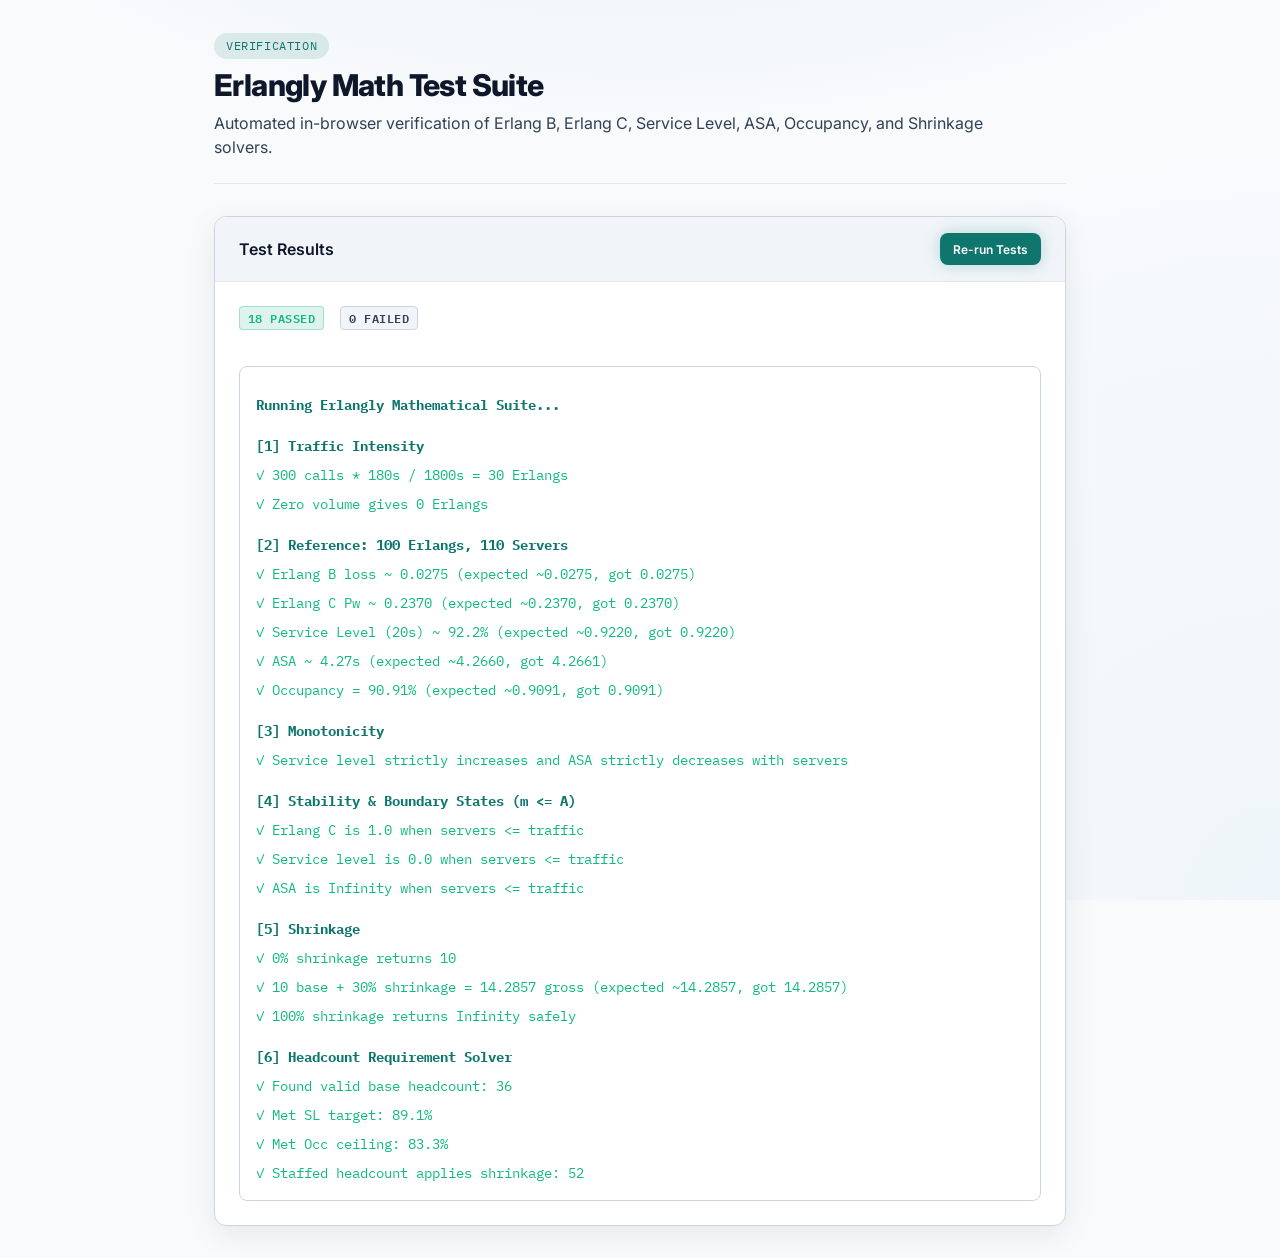
<file: test/math-test.html>
<!DOCTYPE html>
<html lang="en">
<head>
  <meta charset="UTF-8">
  <meta name="viewport" content="width=device-width, initial-scale=1.0">
  <title>Erlangly — Math Engine Verification</title>
  <link rel="icon" type="image/x-icon" href="../assets/icons/favicon.ico">
  <link rel="icon" type="image/png" sizes="32x32" href="../assets/icons/erlangly-icon-32x32.png">
  <link rel="stylesheet" href="../css/styles.css">
  <style>
    .test-log {
      font-family: var(--mono);
      background: var(--bg-input);
      border: 1px solid var(--border-default);
      border-radius: var(--radius-md);
      padding: var(--space-4);
      font-size: var(--text-sm);
      display: flex;
      flex-direction: column;
      gap: var(--space-2);
    }
    .test-pass { color: var(--success-light); }
    .test-fail { color: var(--danger-light); font-weight: bold; }
    .test-header { color: var(--accent); margin-top: var(--space-3); font-weight: bold; }
  </style>
</head>
<body>
  <div class="page-container" style="max-width: 900px;">
    <div class="tool-header">
      <span class="tool-badge">Verification</span>
      <h1 class="tool-title">Erlangly Math Test Suite</h1>
      <p class="tool-description">Automated in-browser verification of Erlang B, Erlang C, Service Level, ASA, Occupancy, and Shrinkage solvers.</p>
    </div>

    <div class="panel">
      <div class="panel-header">
        <div class="panel-title">Test Results</div>
        <button id="btn-rerun" class="btn btn-primary btn-sm">Re-run Tests</button>
      </div>
      <div class="panel-body">
        <div id="test-summary" style="display: flex; gap: var(--space-4); margin-bottom: var(--space-4);"></div>
        <div id="test-log" class="test-log"></div>
      </div>
    </div>
  </div>

  <script src="../js/erlang.js"></script>
  <script src="../js/main.js"></script>
  <script>
    function runSuite() {
      const logEl = document.getElementById('test-log');
      const summaryEl = document.getElementById('test-summary');
      logEl.innerHTML = '';
      let passed = 0;
      let failed = 0;

      function log(msg, cls) {
        const line = document.createElement('div');
        line.className = cls || '';
        line.textContent = msg;
        logEl.appendChild(line);
      }

      function assert(cond, msg) {
        if (cond) {
          passed++;
          log('  ✓ ' + msg, 'test-pass');
        } else {
          failed++;
          log('  ✗ FAIL: ' + msg, 'test-fail');
        }
      }

      function assertClose(actual, expected, tol, msg) {
        const diff = Math.abs(actual - expected);
        assert(diff <= tol, msg + ` (expected ~${expected.toFixed(4)}, got ${actual.toFixed(4)})`);
      }

      log('Running Erlangly Mathematical Suite...', 'test-header');

      // Traffic
      log('[1] Traffic Intensity', 'test-header');
      assert(Erlangly.trafficIntensity(300, 180, 1800) === 30, '300 calls * 180s / 1800s = 30 Erlangs');
      assert(Erlangly.trafficIntensity(0, 180, 1800) === 0, 'Zero volume gives 0 Erlangs');

      // 100 Erlangs reference
      log('[2] Reference: 100 Erlangs, 110 Servers', 'test-header');
      assertClose(Erlangly.erlangB(100, 110), 0.02746, 0.001, 'Erlang B loss ~ 0.0275');
      assertClose(Erlangly.erlangC(100, 110), 0.2370, 0.001, 'Erlang C Pw ~ 0.2370');
      assertClose(Erlangly.serviceLevel(100, 110, 180, 20), 0.9220, 0.001, 'Service Level (20s) ~ 92.2%');
      assertClose(Erlangly.averageSpeedOfAnswer(100, 110, 180), 4.266, 0.01, 'ASA ~ 4.27s');
      assertClose(Erlangly.occupancy(100, 110), 100/110, 0.0001, 'Occupancy = 90.91%');

      // Monotonicity
      log('[3] Monotonicity', 'test-header');
      let mono = true;
      let lastSL = -1, lastASA = 999999;
      for (let s = 52; s <= 70; s++) {
        const sl = Erlangly.serviceLevel(50, s, 240, 20);
        const asa = Erlangly.averageSpeedOfAnswer(50, s, 240);
        if (sl <= lastSL || asa >= lastASA) mono = false;
        lastSL = sl;
        lastASA = asa;
      }
      assert(mono, 'Service level strictly increases and ASA strictly decreases with servers');

      // Stability
      log('[4] Stability & Boundary States (m <= A)', 'test-header');
      assert(Erlangly.erlangC(50, 50) === 1.0, 'Erlang C is 1.0 when servers <= traffic');
      assert(Erlangly.serviceLevel(50, 50, 180, 20) === 0.0, 'Service level is 0.0 when servers <= traffic');
      assert(Erlangly.averageSpeedOfAnswer(50, 50, 180) === Infinity, 'ASA is Infinity when servers <= traffic');

      // Shrinkage
      log('[5] Shrinkage', 'test-header');
      assert(Erlangly.shrinkageAdjust(10, 0) === 10, '0% shrinkage returns 10');
      assertClose(Erlangly.shrinkageAdjust(10, 0.30), 14.2857, 0.001, '10 base + 30% shrinkage = 14.2857 gross');
      assert(Erlangly.shrinkageAdjust(10, 1.0) === Infinity, '100% shrinkage returns Infinity safely');

      // Solver
      log('[6] Headcount Requirement Solver', 'test-header');
      const res = Erlangly.agentsRequired({ volume: 300, aht: 180, intervalSeconds: 1800, targetServiceLevel: 0.80, maxOccupancy: 0.85, shrinkage: 0.30 });
      assert(res.baseAgents > 30, 'Found valid base headcount: ' + res.baseAgents);
      assert(res.serviceLevel >= 0.80, 'Met SL target: ' + ErlanglyUtils.formatPercent(res.serviceLevel));
      assert(res.occupancy <= 0.85, 'Met Occ ceiling: ' + ErlanglyUtils.formatPercent(res.occupancy));
      assert(res.staffedAgents === Math.ceil(res.baseAgents / 0.70), 'Staffed headcount applies shrinkage: ' + res.staffedAgents);

      summaryEl.innerHTML = `
        <span class="badge ${failed === 0 ? 'badge-success' : 'badge-danger'}">${passed} Passed</span>
        <span class="badge ${failed === 0 ? 'badge-neutral' : 'badge-danger'}">${failed} Failed</span>
      `;
    }

    document.getElementById('btn-rerun').addEventListener('click', runSuite);
    runSuite();
  </script>
</body>
</html>
</file>
<file: css/styles.css>
/* ==========================================================================
   ERLANGLY DESIGN SYSTEM & GLOBAL STYLES
   Theme: Dark "Control Room" | Palette: Deep Space Navy / Teal / Amber / Coral
   Typography: Inter (sans) + IBM Plex Mono (numeric/display/mono)
   ========================================================================== */

/* --- Google Fonts Import --- */
@import url('https://fonts.googleapis.com/css2?family=IBM+Plex+Mono:ital,wght@0,400;0,500;0,600;0,700;1,400&family=Inter:wght@300;400;500;600;700;800&display=swap');

/* --- Design Tokens --- */
:root {
  /* Color Palette - Surfaces & Backgrounds (Default Light Theme) */
  --bg-base: #f8fafc;
  --bg-surface: #ffffff;
  --bg-surface-elevated: #f1f5f9;
  --bg-surface-hover: #e2e8f0;
  --bg-surface-glass: rgba(255, 255, 255, 0.92);
  --bg-input: #ffffff;
  --bg-input-focus: #f8fafc;

  /* Color Palette - Borders & Dividers */
  --border-subtle: #e2e8f0;
  --border-default: #cbd5e1;
  --border-strong: #94a3b8;
  --border-focus: #0f766e;

  /* Color Palette - Accents & Brand */
  --accent: #0f766e;
  --accent-light: #0d9488;
  --accent-dark: #115e59;
  --accent-muted: rgba(15, 118, 110, 0.12);
  --accent-glow: 0 0 16px rgba(15, 118, 110, 0.25);

  /* Color Palette - Status & Indicators */
  --success: #059669;
  --success-light: #10b981;
  --success-muted: rgba(5, 150, 105, 0.12);
  --success-glow: 0 0 12px rgba(5, 150, 105, 0.25);

  --warn: #d97706;
  --warn-light: #f59e0b;
  --warn-muted: rgba(217, 119, 6, 0.12);
  --warn-glow: 0 0 12px rgba(217, 119, 6, 0.25);

  --danger: #dc2626;
  --danger-light: #ef4444;
  --danger-muted: rgba(220, 38, 38, 0.12);
  --danger-glow: 0 0 12px rgba(220, 38, 38, 0.25);

  --info: #0284c7;
  --info-light: #38bdf8;
  --info-muted: rgba(2, 132, 199, 0.12);

  /* Typography Colors */
  --text-primary: #0f172a;
  --text-secondary: #334155;
  --text-muted: #64748b;
  --text-dim: #94a3b8;
  --text-accent: #0f766e;
  --text-on-accent: #ffffff;

  /* Typography Font Families */
  --sans: 'Inter', -apple-system, BlinkMacSystemFont, 'Segoe UI', Roboto, sans-serif;
  --mono: 'IBM Plex Mono', SFMono-Regular, Menlo, Monaco, Consolas, monospace;

  /* Font Sizes */
  --text-xs: 0.75rem;
  /* 12px */
  --text-sm: 0.875rem;
  /* 14px */
  --text-base: 1rem;
  /* 16px */
  --text-lg: 1.125rem;
  /* 18px */
  --text-xl: 1.25rem;
  /* 20px */
  --text-2xl: 1.5rem;
  /* 24px */
  --text-3xl: 1.875rem;
  /* 30px */
  --text-4xl: 2.25rem;
  /* 36px */
  --text-5xl: 3rem;
  /* 48px */

  /* Spacing */
  --space-1: 0.25rem;
  /* 4px */
  --space-2: 0.5rem;
  /* 8px */
  --space-3: 0.75rem;
  /* 12px */
  --space-4: 1rem;
  /* 16px */
  --space-5: 1.25rem;
  /* 20px */
  --space-6: 1.5rem;
  /* 24px */
  --space-8: 2rem;
  /* 32px */
  --space-10: 2.5rem;
  /* 40px */
  --space-12: 3rem;
  /* 48px */
  --space-16: 4rem;
  /* 64px */

  /* Radii */
  --radius-sm: 4px;
  --radius-md: 8px;
  --radius-lg: 12px;
  --radius-xl: 16px;
  --radius-full: 9999px;

  /* Shadows */
  --shadow-sm: 0 1px 2px rgba(0, 0, 0, 0.05);
  --shadow-md: 0 4px 6px -1px rgba(0, 0, 0, 0.08), 0 2px 4px -2px rgba(0, 0, 0, 0.05);
  --shadow-lg: 0 10px 15px -3px rgba(0, 0, 0, 0.1), 0 4px 6px -4px rgba(0, 0, 0, 0.05);
  --shadow-panel: 0 8px 30px rgba(0, 0, 0, 0.08);

  /* Transitions */
  --transition-fast: 150ms cubic-bezier(0.4, 0, 0.2, 1);
  --transition-normal: 250ms cubic-bezier(0.4, 0, 0.2, 1);
  --transition-slow: 350ms cubic-bezier(0.4, 0, 0.2, 1);

  /* Layout Max Width */
  --max-width: 1280px;
  --nav-height: 64px;

  /* Native UI hint */
  color-scheme: light;
  accent-color: var(--accent);
}

/* Explicit Light Theme (identical to root defaults) */
:root[data-theme="light"],
[data-theme="light"] {
  color-scheme: light;
}

/* --- Dark Theme Token Overrides --- */
:root[data-theme="dark"],
[data-theme="dark"] {
  /* Color Palette - Surfaces & Backgrounds */
  --bg-base: #080c14;
  --bg-surface: #0f172a;
  --bg-surface-elevated: #162038;
  --bg-surface-hover: #1e2c4c;
  --bg-surface-glass: rgba(15, 23, 42, 0.85);
  --bg-input: #0b1120;
  --bg-input-focus: #0f172a;

  /* Color Palette - Borders & Dividers */
  --border-subtle: #1e293b;
  --border-default: #2b3954;
  --border-strong: #3d5077;
  --border-focus: #00d2d3;

  /* Color Palette - Accents & Brand */
  --accent: #00d2d3;
  --accent-light: #54f0f0;
  --accent-dark: #009e9f;
  --accent-muted: rgba(0, 210, 211, 0.15);
  --accent-glow: 0 0 20px rgba(0, 210, 211, 0.35);

  /* Color Palette - Status & Indicators */
  --success: #10b981;
  --success-light: #34d399;
  --success-muted: rgba(16, 185, 129, 0.15);
  --success-glow: 0 0 15px rgba(16, 185, 129, 0.3);

  --warn: #f59e0b;
  --warn-light: #fbbf24;
  --warn-muted: rgba(245, 158, 11, 0.15);
  --warn-glow: 0 0 15px rgba(245, 158, 11, 0.3);

  --danger: #ef4444;
  --danger-light: #f87171;
  --danger-muted: rgba(239, 68, 68, 0.15);
  --danger-glow: 0 0 15px rgba(239, 68, 68, 0.3);

  --info: #38bdf8;
  --info-light: #7dd3fc;
  --info-muted: rgba(56, 189, 248, 0.15);

  /* Typography Colors */
  --text-primary: #f8fafc;
  --text-secondary: #cbd5e1;
  --text-muted: #64748b;
  --text-dim: #475569;
  --text-accent: #00d2d3;
  --text-on-accent: #041018;

  /* Shadows */
  --shadow-sm: 0 1px 2px rgba(0, 0, 0, 0.4);
  --shadow-md: 0 4px 6px -1px rgba(0, 0, 0, 0.5), 0 2px 4px -2px rgba(0, 0, 0, 0.5);
  --shadow-lg: 0 10px 15px -3px rgba(0, 0, 0, 0.6), 0 4px 6px -4px rgba(0, 0, 0, 0.6);
  --shadow-panel: 0 8px 32px rgba(0, 0, 0, 0.45);

  /* Native UI hint */
  color-scheme: dark;
  accent-color: var(--accent);
}

/* --- Global Reset & Base Setup --- */
*,
*::before,
*::after {
  box-sizing: border-box;
  margin: 0;
  padding: 0;
}

html {
  font-size: 16px;
  scroll-behavior: smooth;
  -webkit-font-smoothing: antialiased;
  -moz-osx-font-smoothing: grayscale;
  background-color: var(--bg-base);
  color: var(--text-primary);
  font-family: var(--sans);
}

body {
  min-height: 100vh;
  display: flex;
  flex-direction: column;
  background-color: var(--bg-base);
  color: var(--text-primary);
  line-height: 1.5;
  overflow-x: hidden;
  background-image:
    radial-gradient(ellipse 80% 50% at 50% -20%, rgba(15, 118, 110, 0.06), transparent 70%),
    radial-gradient(circle at 100% 100%, rgba(2, 132, 199, 0.04), transparent 50%);
  background-attachment: fixed;
}

[data-theme="dark"] body {
  background-image:
    radial-gradient(ellipse 80% 50% at 50% -20%, rgba(0, 210, 211, 0.08), transparent 70%),
    radial-gradient(circle at 100% 100%, rgba(56, 189, 248, 0.04), transparent 50%);
}

/* --- Accessibility & Focus States --- */
:focus-visible {
  outline: 2px solid var(--border-focus);
  outline-offset: 2px;
}

@media (prefers-reduced-motion: reduce) {

  *,
  *::before,
  *::after {
    animation-duration: 0.01ms !important;
    animation-iteration-count: 1 !important;
    transition-duration: 0.01ms !important;
    scroll-behavior: auto !important;
  }
}

/* --- Typography Helpers --- */
h1,
h2,
h3,
h4,
h5,
h6 {
  color: var(--text-primary);
  font-weight: 700;
  line-height: 1.2;
  letter-spacing: -0.02em;
}

h1 {
  font-size: var(--text-4xl);
}

h2 {
  font-size: var(--text-3xl);
}

h3 {
  font-size: var(--text-2xl);
}

h4 {
  font-size: var(--text-xl);
}

h5 {
  font-size: var(--text-lg);
}

p {
  color: var(--text-secondary);
}

a {
  color: var(--accent);
  text-decoration: none;
  transition: color var(--transition-fast);
}

a:hover {
  color: var(--accent-light);
  text-decoration: underline;
}

.mono {
  font-family: var(--mono);
}

.text-accent {
  color: var(--accent);
}

.text-success {
  color: var(--success);
}

.text-warn {
  color: var(--warn);
}

.text-danger {
  color: var(--danger);
}

.text-muted {
  color: var(--text-muted);
}

.text-secondary {
  color: var(--text-secondary);
}

/* --- Navigation Bar --- */
.site-nav {
  position: sticky;
  top: 0;
  z-index: 1000;
  height: var(--nav-height);
  background: var(--bg-surface-glass);
  backdrop-filter: blur(12px);
  -webkit-backdrop-filter: blur(12px);
  border-bottom: 1px solid var(--border-subtle);
}

.nav-container {
  max-width: var(--max-width);
  height: 100%;
  margin: 0 auto;
  padding: 0 var(--space-6);
  display: flex;
  align-items: center;
  justify-content: space-between;
}

.brand-link {
  display: flex;
  align-items: center;
  gap: var(--space-3);
  text-decoration: none;
}

.brand-link:hover {
  text-decoration: none;
}

.brand-icon {
  width: 32px;
  height: 32px;
  border-radius: var(--radius-md);
  box-shadow: var(--accent-glow);
  display: block;
  flex-shrink: 0;
  object-fit: cover;
}

.brand-icon-lg {
  width: 48px;
  height: 48px;
  border-radius: var(--radius-lg);
}

.brand-text {
  font-size: var(--text-xl);
  font-weight: 800;
  letter-spacing: -0.03em;
  color: var(--text-primary);
  font-family: var(--sans);
}

.brand-text span {
  color: var(--accent);
}

.brand-tagline {
  display: none;
  font-family: var(--mono);
  font-size: var(--text-xs);
  color: var(--text-muted);
  border-left: 1px solid var(--border-default);
  padding-left: var(--space-3);
  margin-left: var(--space-2);
}

@media (min-width: 900px) {
  .brand-tagline {
    display: inline-block;
  }
}

.nav-links {
  display: flex;
  align-items: center;
  gap: var(--space-1);
  list-style: none;
}

.nav-link {
  display: inline-flex;
  align-items: center;
  padding: var(--space-2) var(--space-3);
  border-radius: var(--radius-md);
  font-size: var(--text-sm);
  font-weight: 500;
  color: var(--text-secondary);
  text-decoration: none;
  transition: all var(--transition-fast);
}

.nav-link:hover {
  color: var(--text-primary);
  background: var(--bg-surface-elevated);
  text-decoration: none;
}

.nav-link.active {
  color: var(--accent);
  background: var(--accent-muted);
  font-weight: 600;
}

.nav-actions {
  display: flex;
  align-items: center;
  gap: var(--space-3);
}

.theme-toggle-btn {
  display: inline-flex;
  align-items: center;
  justify-content: center;
  width: 36px;
  height: 36px;
  border-radius: var(--radius-md);
  background: var(--bg-surface-elevated);
  border: 1px solid var(--border-default);
  color: var(--text-secondary);
  cursor: pointer;
  font-size: var(--text-base);
  transition: all var(--transition-fast);
  padding: 0;
  user-select: none;
  flex-shrink: 0;
}

.theme-toggle-btn:hover {
  color: var(--text-primary);
  background: var(--bg-surface-hover);
  border-color: var(--border-strong);
  transform: translateY(-1px);
}

.theme-toggle-btn:active {
  transform: translateY(0);
}

.mobile-menu-toggle {
  display: none;
  background: transparent;
  border: 1px solid var(--border-default);
  color: var(--text-secondary);
  border-radius: var(--radius-md);
  padding: var(--space-2);
  cursor: pointer;
}

@media (max-width: 860px) {
  .nav-links {
    display: none;
  }

  .nav-links.open {
    display: flex;
    flex-direction: column;
    position: absolute;
    top: var(--nav-height);
    left: 0;
    right: 0;
    background: var(--bg-surface);
    border-bottom: 1px solid var(--border-default);
    padding: var(--space-4) var(--space-6);
    gap: var(--space-2);
    box-shadow: var(--shadow-lg);
  }

  .mobile-menu-toggle {
    display: inline-flex;
  }
}

/* --- Layout Containers --- */
.page-container {
  max-width: var(--max-width);
  width: 100%;
  margin: 0 auto;
  padding: var(--space-8) var(--space-6);
  flex: 1;
}

/* --- Tool Layout Grid --- */
.tool-header {
  margin-bottom: var(--space-8);
  border-bottom: 1px solid var(--border-subtle);
  padding-bottom: var(--space-6);
}

.tool-badge {
  display: inline-flex;
  align-items: center;
  gap: var(--space-2);
  font-family: var(--mono);
  font-size: var(--text-xs);
  text-transform: uppercase;
  letter-spacing: 0.05em;
  color: var(--accent);
  background: var(--accent-muted);
  padding: var(--space-1) var(--space-3);
  border-radius: var(--radius-full);
  margin-bottom: var(--space-2);
}

.tool-title {
  font-size: var(--text-3xl);
  font-weight: 800;
  margin-bottom: var(--space-2);
}

.tool-description {
  font-size: var(--text-base);
  color: var(--text-secondary);
  max-width: 800px;
}

.tool-body {
  display: grid;
  grid-template-columns: 1fr;
  gap: var(--space-8);
  min-width: 0;
  max-width: 100%;
}

@media (min-width: 1024px) {
  .tool-body {
    grid-template-columns: 380px minmax(0, 1fr);
  }
}

.tool-body>* {
  min-width: 0;
  max-width: 100%;
}

/* --- Panels & Cards --- */
.panel {
  background: var(--bg-surface);
  border: 1px solid var(--border-default);
  border-radius: var(--radius-lg);
  box-shadow: var(--shadow-panel);
  display: flex;
  flex-direction: column;
  overflow: hidden;
  position: relative;
  min-width: 0;
  max-width: 100%;
}

.panel-header {
  padding: var(--space-4) var(--space-6);
  border-bottom: 1px solid var(--border-subtle);
  background: var(--bg-surface-elevated);
  display: flex;
  align-items: center;
  justify-content: space-between;
}

.panel-title {
  font-size: var(--text-base);
  font-weight: 600;
  color: var(--text-primary);
  display: flex;
  align-items: center;
  gap: var(--space-2);
}

.panel-body {
  padding: var(--space-6);
  display: flex;
  flex-direction: column;
  gap: var(--space-5);
  flex: 1;
  min-width: 0;
  max-width: 100%;
}

.panel-footer {
  padding: var(--space-4) var(--space-6);
  border-top: 1px solid var(--border-subtle);
  background: var(--bg-surface-elevated);
  display: flex;
  align-items: center;
  justify-content: flex-end;
  gap: var(--space-3);
}

/* --- Form Controls --- */
.form-group {
  display: flex;
  flex-direction: column;
  gap: var(--space-2);
}

.form-label {
  display: flex;
  justify-content: space-between;
  align-items: baseline;
  font-size: var(--text-sm);
  font-weight: 500;
  color: var(--text-secondary);
}

.form-label-val {
  font-family: var(--mono);
  font-size: var(--text-sm);
  color: var(--accent);
  font-weight: 600;
}

.form-hint {
  font-size: var(--text-xs);
  color: var(--text-muted);
}

.form-control {
  width: 100%;
  height: 40px;
  background: var(--bg-input);
  border: 1px solid var(--border-default);
  border-radius: var(--radius-md);
  padding: 0 var(--space-3);
  color: var(--text-primary);
  font-family: var(--sans);
  font-size: var(--text-sm);
  transition: all var(--transition-fast);
}

.form-control.mono {
  font-family: var(--mono);
}

.form-control:focus {
  background: var(--bg-input-focus);
  border-color: var(--border-focus);
  outline: none;
  box-shadow: 0 0 0 2px var(--accent-muted);
}

.form-control::placeholder {
  color: var(--text-dim);
}

select.form-control {
  appearance: none;
  background-image: url("data:image/svg+xml,%3Csvg xmlns='http://www.w3.org/2000/svg' width='16' height='16' viewBox='0 0 24 24' fill='none' stroke='%2394a3b8' stroke-width='2' stroke-linecap='round' stroke-linejoin='round'%3E%3Cpath d='m6 9 6 6 6-6'/%3E%3C/svg%3E");
  background-repeat: no-repeat;
  background-position: right var(--space-3) center;
  padding-right: var(--space-8);
  cursor: pointer;
}

/* Range Sliders */
input[type="range"] {
  -webkit-appearance: none;
  appearance: none;
  width: 100%;
  height: 6px;
  background: var(--border-default);
  border-radius: var(--radius-full);
  outline: none;
  cursor: pointer;
  transition: background var(--transition-fast);
}

input[type="range"]:focus-visible {
  outline: 2px solid var(--border-focus);
  outline-offset: 4px;
}

input[type="range"]::-webkit-slider-thumb {
  -webkit-appearance: none;
  appearance: none;
  width: 18px;
  height: 18px;
  border-radius: 50%;
  background: var(--accent);
  box-shadow: var(--accent-glow);
  cursor: pointer;
  transition: transform var(--transition-fast), background-color var(--transition-fast);
}

input[type="range"]::-webkit-slider-thumb:hover {
  transform: scale(1.15);
  background: var(--accent-light);
}

input[type="range"]::-moz-range-thumb {
  width: 18px;
  height: 18px;
  border: none;
  border-radius: 50%;
  background: var(--accent);
  box-shadow: var(--accent-glow);
  cursor: pointer;
}

/* Input Addons */
.input-group {
  display: flex;
  align-items: stretch;
}

.input-group .form-control {
  border-top-right-radius: 0;
  border-bottom-right-radius: 0;
}

.input-addon {
  display: flex;
  align-items: center;
  padding: 0 var(--space-3);
  background: var(--bg-surface-elevated);
  border: 1px solid var(--border-default);
  border-left: none;
  border-top-right-radius: var(--radius-md);
  border-bottom-right-radius: var(--radius-md);
  color: var(--text-muted);
  font-family: var(--mono);
  font-size: var(--text-xs);
}

/* --- Buttons --- */
.btn {
  display: inline-flex;
  align-items: center;
  justify-content: center;
  gap: var(--space-2);
  height: 40px;
  padding: 0 var(--space-5);
  border-radius: var(--radius-md);
  font-size: var(--text-sm);
  font-weight: 600;
  font-family: var(--sans);
  cursor: pointer;
  border: 1px solid transparent;
  transition: all var(--transition-fast);
  text-decoration: none;
  white-space: nowrap;
}

.btn:hover {
  text-decoration: none;
}

.btn:disabled {
  opacity: 0.5;
  cursor: not-allowed;
}

.btn-primary {
  background: var(--accent);
  color: var(--text-on-accent);
  box-shadow: var(--accent-glow);
}

.btn-primary:hover:not(:disabled) {
  background: var(--accent-light);
  color: var(--text-on-accent);
  transform: translateY(-1px);
  box-shadow: var(--accent-glow);
}

.btn-secondary {
  background: var(--bg-surface-elevated);
  border-color: var(--border-default);
  color: var(--text-primary);
}

.btn-secondary:hover:not(:disabled) {
  background: var(--bg-surface-hover);
  border-color: var(--border-strong);
  color: var(--text-primary);
}

.btn-ghost {
  background: transparent;
  color: var(--text-secondary);
}

.btn-ghost:hover:not(:disabled) {
  background: var(--bg-surface-elevated);
  color: var(--text-primary);
}

.btn-danger {
  background: var(--danger-muted);
  border-color: var(--danger);
  color: var(--danger);
}

.btn-danger:hover:not(:disabled) {
  background: var(--danger);
  color: #fff;
}

.btn-sm {
  height: 32px;
  padding: 0 var(--space-3);
  font-size: var(--text-xs);
}

.btn-xs {
  height: 26px;
  padding: 0 var(--space-2);
  font-size: var(--text-xs);
  border-radius: var(--radius-sm);
}

.btn-lg {
  height: 48px;
  padding: 0 var(--space-8);
  font-size: var(--text-base);
}

/* --- Metric Cards & Grid --- */
.stat-grid {
  display: grid;
  grid-template-columns: repeat(auto-fit, minmax(160px, 1fr));
  gap: var(--space-4);
}

.metric-card {
  background: var(--bg-surface-elevated);
  border: 1px solid var(--border-default);
  border-radius: var(--radius-md);
  padding: var(--space-4);
  display: flex;
  flex-direction: column;
  gap: var(--space-1);
  position: relative;
  overflow: hidden;
  transition: transform var(--transition-fast), border-color var(--transition-fast);
}

.metric-card:hover {
  border-color: var(--border-strong);
  transform: translateY(-2px);
}

.metric-card.highlight {
  border-color: var(--accent);
  background: linear-gradient(180deg, rgba(0, 210, 211, 0.08) 0%, var(--bg-surface-elevated) 100%);
}

.metric-card.highlight::before {
  content: '';
  position: absolute;
  top: 0;
  left: 0;
  right: 0;
  height: 3px;
  background: var(--accent);
  box-shadow: var(--accent-glow);
}

.metric-label {
  font-size: var(--text-xs);
  font-weight: 500;
  color: var(--text-muted);
  text-transform: uppercase;
  letter-spacing: 0.05em;
}

.metric-value {
  font-family: var(--mono);
  font-size: var(--text-2xl);
  font-weight: 700;
  color: var(--text-primary);
  line-height: 1.1;
}

.metric-card.highlight .metric-value {
  color: var(--accent-light);
}

.metric-subtext {
  font-size: var(--text-xs);
  color: var(--text-secondary);
  display: flex;
  align-items: center;
  gap: var(--space-1);
}

/* --- Status Badges --- */
.badge {
  display: inline-flex;
  align-items: center;
  gap: var(--space-1);
  font-family: var(--mono);
  font-size: var(--text-xs);
  font-weight: 600;
  padding: 2px 8px;
  border-radius: var(--radius-sm);
  text-transform: uppercase;
  letter-spacing: 0.04em;
}

.badge-success {
  background: var(--success-muted);
  color: var(--success-light);
  border: 1px solid rgba(16, 185, 129, 0.3);
}

.badge-warn {
  background: var(--warn-muted);
  color: var(--warn-light);
  border: 1px solid rgba(245, 158, 11, 0.3);
}

.badge-danger {
  background: var(--danger-muted);
  color: var(--danger-light);
  border: 1px solid rgba(239, 68, 68, 0.3);
}

.badge-neutral {
  background: var(--bg-surface-elevated);
  color: var(--text-secondary);
  border: 1px solid var(--border-default);
}

/* --- Data Tables --- */
.table-container {
  width: 100%;
  max-width: 100%;
  min-width: 0;
  overflow-x: auto;
  border: 1px solid var(--border-default);
  border-radius: var(--radius-md);
  background: var(--bg-surface);
  -webkit-overflow-scrolling: touch;
}

.table-container::-webkit-scrollbar,
.sandbox-month-grid::-webkit-scrollbar {
  height: 8px;
  width: 8px;
}

.table-container::-webkit-scrollbar-track,
.sandbox-month-grid::-webkit-scrollbar-track {
  background: var(--bg-surface-elevated);
  border-radius: var(--radius-full);
}

.table-container::-webkit-scrollbar-thumb,
.sandbox-month-grid::-webkit-scrollbar-thumb {
  background: var(--border-default);
  border-radius: var(--radius-full);
}

.table-container::-webkit-scrollbar-thumb:hover,
.sandbox-month-grid::-webkit-scrollbar-thumb:hover {
  background: var(--accent);
}

.data-table {
  width: 100%;
  border-collapse: collapse;
  text-align: left;
  font-size: var(--text-sm);
}

.data-table th {
  background: var(--bg-surface-elevated);
  color: var(--text-secondary);
  font-family: var(--sans);
  font-weight: 600;
  padding: var(--space-3) var(--space-4);
  border-bottom: 1px solid var(--border-default);
  white-space: nowrap;
}

.data-table td {
  padding: var(--space-3) var(--space-4);
  border-bottom: 1px solid var(--border-subtle);
  color: var(--text-primary);
}

.data-table tr:hover td {
  background: var(--bg-surface-hover);
}

.data-table td.mono {
  font-family: var(--mono);
}

/* --- Dropzone / CSV Upload --- */
.dropzone {
  border: 2px dashed var(--border-strong);
  border-radius: var(--radius-lg);
  padding: var(--space-8);
  text-align: center;
  background: var(--bg-surface-elevated);
  cursor: pointer;
  transition: all var(--transition-normal);
  display: flex;
  flex-direction: column;
  align-items: center;
  gap: var(--space-3);
}

.dropzone:hover,
.dropzone.active {
  border-color: var(--accent);
  background: var(--accent-muted);
}

.dropzone-icon {
  font-size: var(--text-3xl);
  color: var(--accent);
}

.dropzone-text {
  font-size: var(--text-sm);
  color: var(--text-secondary);
}

.dropzone-text strong {
  color: var(--text-primary);
}

/* --- Sparklines & Visualization Container --- */
.sparkline-container {
  display: flex;
  align-items: flex-end;
  gap: 3px;
  height: 48px;
  padding-top: var(--space-2);
}

.sparkline-bar {
  flex: 1;
  background: var(--border-strong);
  border-radius: 2px 2px 0 0;
  transition: height var(--transition-fast), background-color var(--transition-fast);
  min-height: 2px;
  position: relative;
}

.sparkline-bar.target {
  background: var(--accent);
  box-shadow: var(--accent-glow);
}

.sparkline-bar.active {
  background: var(--success);
}

/* --- Toast Notifications --- */
#toast-container {
  position: fixed;
  bottom: var(--space-6);
  right: var(--space-6);
  z-index: 9999;
  display: flex;
  flex-direction: column;
  gap: var(--space-2);
  pointer-events: none;
}

.toast {
  padding: var(--space-3) var(--space-5);
  background: var(--bg-surface-elevated);
  border: 1px solid var(--border-strong);
  border-radius: var(--radius-md);
  color: var(--text-primary);
  font-size: var(--text-sm);
  box-shadow: var(--shadow-lg);
  pointer-events: auto;
  display: flex;
  align-items: center;
  gap: var(--space-3);
  animation: slideInToast 200ms ease-out forwards;
}

.toast-success {
  border-color: var(--success);
  border-left-width: 4px;
}

.toast-error {
  border-color: var(--danger);
  border-left-width: 4px;
}

.toast-warn {
  border-color: var(--warn);
  border-left-width: 4px;
}

@keyframes slideInToast {
  from {
    transform: translateY(20px);
    opacity: 0;
  }

  to {
    transform: translateY(0);
    opacity: 1;
  }
}

/* --- Landing Page Hero & Feature Sections --- */
.hero-wrapper {
  padding: var(--space-8) 0 var(--space-12);
}

.hero-grid {
  display: grid;
  grid-template-columns: 1fr;
  gap: var(--space-10);
  align-items: start;
}

@media (min-width: 1024px) {
  .hero-grid {
    grid-template-columns: 1fr 1.1fr;
    gap: var(--space-12);
  }
}

.hero-content {
  display: flex;
  flex-direction: column;
  gap: var(--space-6);
}

.hero-headline {
  font-size: var(--text-4xl);
  font-weight: 800;
  line-height: 1.15;
  letter-spacing: -0.03em;
}

@media (min-width: 768px) {
  .hero-headline {
    font-size: var(--text-5xl);
  }
}

.hero-subhead {
  font-size: var(--text-lg);
  color: var(--text-secondary);
  line-height: 1.6;
}

.hero-tags {
  display: flex;
  flex-wrap: wrap;
  gap: var(--space-2);
}

.feature-grid {
  display: grid;
  grid-template-columns: repeat(auto-fit, minmax(280px, 1fr));
  gap: var(--space-6);
  margin-top: var(--space-8);
}

.feature-card {
  background: var(--bg-surface);
  border: 1px solid var(--border-default);
  border-radius: var(--radius-lg);
  padding: var(--space-6);
  display: flex;
  flex-direction: column;
  gap: var(--space-3);
  transition: all var(--transition-normal);
}

.feature-card:hover {
  border-color: var(--accent);
  transform: translateY(-4px);
  box-shadow: 0 12px 24px -4px rgba(0, 0, 0, 0.5);
}

.feature-icon {
  width: 44px;
  height: 44px;
  border-radius: var(--radius-md);
  background: var(--bg-surface-elevated);
  border: 1px solid var(--border-strong);
  display: flex;
  align-items: center;
  justify-content: center;
  font-size: var(--text-xl);
  color: var(--accent);
}

.feature-title {
  font-size: var(--text-lg);
  font-weight: 700;
}

.feature-desc {
  font-size: var(--text-sm);
  color: var(--text-secondary);
  line-height: 1.6;
}

.feature-meta {
  margin-top: auto;
  padding-top: var(--space-4);
  border-top: 1px solid var(--border-subtle);
  display: flex;
  justify-content: space-between;
  align-items: center;
  font-family: var(--mono);
  font-size: var(--text-xs);
  color: var(--accent);
}

/* --- Section Dividers & Explainer Callouts --- */
.section-header {
  text-align: center;
  margin-bottom: var(--space-10);
}

.section-tag {
  font-family: var(--mono);
  font-size: var(--text-xs);
  text-transform: uppercase;
  color: var(--accent);
  letter-spacing: 0.1em;
  margin-bottom: var(--space-2);
}

.explainer-box {
  background: linear-gradient(135deg, var(--bg-surface-elevated) 0%, var(--bg-surface) 100%);
  border: 1px solid var(--border-default);
  border-radius: var(--radius-lg);
  padding: var(--space-8);
  margin: var(--space-12) 0;
  display: grid;
  grid-template-columns: 1fr;
  gap: var(--space-6);
}

@media (min-width: 900px) {
  .explainer-box {
    grid-template-columns: 1fr 1fr;
  }
}

.formula-display {
  background: var(--bg-base);
  border: 1px solid var(--border-strong);
  border-radius: var(--radius-md);
  padding: var(--space-4);
  font-family: var(--mono);
  font-size: var(--text-sm);
  color: var(--accent-light);
  overflow-x: auto;
  line-height: 1.6;
}

/* --- Phase 13: Forecast Holdout Sandbox & Chart Controls --- */
.chart-toolbar {
  padding: var(--space-2) var(--space-4);
  background: var(--bg-surface-elevated);
  border-bottom: 1px solid var(--border-subtle);
  display: flex;
  justify-content: space-between;
  align-items: center;
  flex-wrap: wrap;
  gap: var(--space-3);
}

@media (max-width: 860px) {
  .chart-toolbar {
    flex-direction: column;
    align-items: flex-start;
    gap: var(--space-2);
  }
}

.segmented-control {
  display: inline-flex;
  background: var(--bg-surface-elevated);
  border: 1px solid var(--border-default);
  border-radius: var(--radius-md);
  padding: 2px;
  gap: 2px;
}

.segmented-btn {
  background: transparent;
  border: none;
  color: var(--text-secondary);
  font-family: var(--sans);
  font-size: var(--text-xs);
  font-weight: 500;
  padding: var(--space-1) var(--space-3);
  border-radius: var(--radius-sm);
  cursor: pointer;
  transition: all var(--transition-fast);
  display: inline-flex;
  align-items: center;
  gap: var(--space-1);
}

.segmented-btn:hover {
  color: var(--text-primary);
  background: var(--bg-surface-hover);
}

.segmented-btn.active {
  background: var(--accent);
  color: var(--text-on-accent);
  font-weight: 600;
  box-shadow: 0 1px 3px rgba(0, 0, 0, 0.15);
}

.segmented-btn:focus-visible {
  outline: 2px solid var(--border-focus);
  outline-offset: 1px;
}

/* ==========================================================================
   PHASE 13 REDESIGN: HOLDOUT SANDBOX DECISION WORKSPACE STYLES
   ========================================================================== */

/* Month Selection Summary & Collapsible Drawer */
.sandbox-month-summary-bar {
  display: flex;
  align-items: center;
  justify-content: space-between;
  background: var(--bg-surface);
  border: 1px solid var(--border-default);
  border-radius: var(--radius-md);
  padding: var(--space-2) var(--space-3);
  margin-top: var(--space-2);
  flex-wrap: wrap;
  gap: var(--space-2);
}

.sandbox-selected-pills {
  display: flex;
  align-items: center;
  flex-wrap: wrap;
  gap: var(--space-1);
}

.sandbox-selected-pill {
  background: var(--accent-muted);
  border: 1px solid var(--accent);
  color: var(--text-accent);
  border-radius: var(--radius-full);
  font-family: var(--mono);
  font-size: 10px;
  font-weight: 600;
  padding: 2px 8px;
  display: inline-flex;
  align-items: center;
  gap: 4px;
}

.sandbox-month-drawer {
  max-height: 0;
  overflow: hidden;
  transition: max-height var(--transition-normal), opacity var(--transition-normal);
  opacity: 0;
  border-top: 1px solid transparent;
}

.sandbox-month-drawer.open {
  max-height: 180px;
  opacity: 1;
  overflow-y: auto;
  border-top-color: var(--border-subtle);
  margin-top: var(--space-2);
  padding-top: var(--space-2);
}

.sandbox-month-grid {
  display: flex;
  flex-wrap: wrap;
  gap: var(--space-2);
  padding: var(--space-1) 0;
}

.sandbox-month-chip {
  background: var(--bg-surface-elevated);
  border: 1px solid var(--border-default);
  border-radius: var(--radius-full);
  padding: 4px 10px;
  font-family: var(--mono);
  font-size: 11px;
  color: var(--text-secondary);
  cursor: pointer;
  user-select: none;
  display: inline-flex;
  align-items: center;
  gap: 5px;
  transition: all var(--transition-fast);
}

.sandbox-month-chip:hover {
  border-color: var(--accent);
  color: var(--text-primary);
  background: var(--bg-surface-hover);
}

.sandbox-month-chip.active {
  background: var(--accent-muted);
  border-color: var(--accent);
  color: var(--text-accent);
  font-weight: 600;
}

.sandbox-month-chip.disabled {
  opacity: 0.45;
  cursor: not-allowed;
  border-style: dashed;
}

.sandbox-month-chip.disabled:hover {
  border-color: var(--border-default);
  color: var(--text-secondary);
  background: var(--bg-surface-elevated);
}

/* Decision Summary Workspace */
.sandbox-decision-summary {
  background: linear-gradient(135deg, rgba(0, 210, 211, 0.06) 0%, rgba(15, 23, 42, 0.4) 100%);
  border: 1px solid var(--border-default);
  border-left: 4px solid var(--accent);
  border-radius: var(--radius-md);
  padding: var(--space-3) var(--space-4);
  margin: var(--space-3) var(--space-4);
}

.sandbox-decision-header {
  display: flex;
  justify-content: space-between;
  align-items: center;
  flex-wrap: wrap;
  gap: var(--space-3);
  padding-bottom: var(--space-3);
  border-bottom: 1px solid var(--border-subtle);
}

.sandbox-decision-winner-title {
  display: flex;
  align-items: center;
  gap: var(--space-2);
}

.sandbox-decision-winner-title h4 {
  font-size: var(--text-sm);
  font-weight: 700;
  color: var(--text-primary);
  margin: 0;
}

.sandbox-decision-grid {
  display: grid;
  grid-template-columns: repeat(4, minmax(0, 1fr));
  gap: var(--space-2);
  margin-top: var(--space-3);
}

.sandbox-decision-card {
  background: var(--bg-surface);
  border: 1px solid var(--border-default);
  border-radius: var(--radius-sm);
  padding: var(--space-2) var(--space-3);
  display: flex;
  flex-direction: column;
  gap: 2px;
  min-width: 0;
}

.sandbox-decision-card.highlight {
  border-color: var(--accent);
  background: rgba(0, 210, 211, 0.04);
}

.sandbox-card-label {
  font-size: 9.5px;
  font-weight: 600;
  color: var(--text-secondary);
  text-transform: uppercase;
  letter-spacing: 0.04em;
  white-space: nowrap;
  overflow: hidden;
  text-overflow: ellipsis;
}

.sandbox-card-value {
  font-size: var(--text-sm);
  font-weight: 700;
  font-family: var(--mono);
  color: var(--text-primary);
  white-space: nowrap;
  overflow: hidden;
  text-overflow: ellipsis;
}

.sandbox-card-subtext {
  font-size: 9.5px;
  color: var(--text-muted);
  white-space: nowrap;
  overflow: hidden;
  text-overflow: ellipsis;
}

/* Streamlined Ranking Table */
.sandbox-streamlined-table {
  width: 100%;
  border-collapse: collapse;
}

.sandbox-streamlined-table th {
  background: var(--bg-surface-elevated);
  position: sticky;
  top: 0;
  z-index: 2;
  font-size: 11px;
  font-weight: 600;
  color: var(--text-secondary);
  padding: 8px 12px;
  text-align: left;
  border-bottom: 1px solid var(--border-subtle);
  white-space: nowrap;
}

.sandbox-streamlined-table td {
  padding: 8px 12px;
  font-size: var(--text-xs);
  border-bottom: 1px solid var(--border-subtle);
  vertical-align: middle;
}

.sandbox-streamlined-table tbody tr {
  transition: background var(--transition-fast);
}

.sandbox-streamlined-table tbody tr:hover {
  background: var(--bg-surface-hover);
}

.sandbox-streamlined-table tbody tr.winner-row {
  border-left: 3px solid var(--accent);
  background: rgba(0, 210, 211, 0.03);
}

.sandbox-streamlined-table tbody tr.winner-row td:first-child {
  padding-left: 9px; /* balance the 3px border-left */
}

.rank-badge {
  display: inline-flex;
  align-items: center;
  justify-content: center;
  width: 22px;
  height: 22px;
  border-radius: var(--radius-sm);
  font-family: var(--mono);
  font-size: 11px;
  font-weight: 700;
  background: var(--bg-surface-elevated);
  border: 1px solid var(--border-default);
  color: var(--text-secondary);
}

.rank-badge.rank-1 {
  background: var(--accent-muted);
  border-color: var(--accent);
  color: var(--text-accent);
}

.viewing-indicator {
  display: inline-flex;
  align-items: center;
  gap: 4px;
  font-size: 10px;
  color: var(--accent);
  font-weight: 600;
  margin-left: 6px;
}

.viewing-indicator::before {
  content: '';
  display: inline-block;
  width: 6px;
  height: 6px;
  border-radius: 50%;
  background: var(--accent);
}

/* Progressive Disclosure: Advanced Metrics Drawer */
.sandbox-advanced-section {
  border-top: 1px solid var(--border-subtle);
  background: var(--bg-surface-elevated);
  padding: var(--space-2) var(--space-4);
}

.sandbox-advanced-drawer {
  max-height: 0;
  overflow: hidden;
  transition: max-height var(--transition-normal), opacity var(--transition-normal);
  opacity: 0;
}

.sandbox-advanced-drawer.open {
  max-height: 400px;
  opacity: 1;
  overflow-y: auto;
  margin-top: var(--space-2);
}

.sandbox-advanced-table {
  width: 100%;
  border-collapse: collapse;
  font-size: 11px;
}

.sandbox-advanced-table th,
.sandbox-advanced-table td {
  padding: 6px 10px;
  border-bottom: 1px solid var(--border-subtle);
  white-space: nowrap;
}

.sandbox-advanced-table th {
  color: var(--text-muted);
  font-weight: 600;
  text-transform: uppercase;
  font-size: 10px;
  letter-spacing: 0.03em;
}

/* Multi-Month Consistency Matrix Table */
.sandbox-consistency-table {
  width: 100%;
  border-collapse: collapse;
}

.sandbox-consistency-table th,
.sandbox-consistency-table td {
  font-size: 11px;
  padding: 8px 12px;
  white-space: nowrap;
  border-bottom: 1px solid var(--border-subtle);
  border-right: 1px solid var(--border-subtle);
}

.sandbox-consistency-table th {
  background: var(--bg-surface-elevated);
  position: sticky;
  top: 0;
  z-index: 2;
  font-weight: 600;
  color: var(--text-secondary);
}

.sandbox-consistency-table th:last-child,
.sandbox-consistency-table td:last-child {
  border-right: none;
}

.sandbox-consistency-table tbody tr {
  transition: background var(--transition-fast);
}

.sandbox-consistency-table tbody tr:hover {
  background: var(--bg-surface-hover);
}

.sandbox-consistency-table tbody tr.winner-row {
  border-left: 3px solid var(--accent);
  background: rgba(0, 210, 211, 0.03);
}

.sandbox-consistency-table tbody tr.winner-row td:first-child {
  padding-left: 9px;
}

@media (max-width: 768px) {
  .sandbox-decision-grid {
    grid-template-columns: repeat(2, 1fr);
  }
}

@media (max-width: 480px) {
  .sandbox-decision-grid {
    grid-template-columns: 1fr;
  }
}

/* ==========================================================================
   FORECASTING TOOL LAYOUT & RESPONSIVE DESIGN
   ========================================================================== */

#forecast-right-col {
  display: flex;
  flex-direction: column;
  gap: var(--space-6);
  min-width: 0;
}

/* Squeeze all 6 KPI cards into a single horizontal row (one liner) */
.stat-grid.fc-stat-grid,
#forecast-kpi-grid {
  display: grid !important;
  grid-template-columns: repeat(6, minmax(0, 1fr)) !important;
  gap: var(--space-2) !important;
  flex-shrink: 0;
}

.fc-stat-grid .metric-card {
  padding: 6px 10px;
  min-width: 0;
  gap: 2px;
}

.fc-stat-grid .metric-label {
  font-size: 9.5px;
  letter-spacing: 0.02em;
  white-space: nowrap;
  overflow: hidden;
  text-overflow: ellipsis;
}

.fc-stat-grid .metric-value {
  font-size: var(--text-base);
  font-weight: 700;
  line-height: 1.2;
  white-space: nowrap;
  overflow: hidden;
  text-overflow: ellipsis;
}

.fc-stat-grid .metric-subtext {
  font-size: 9.5px;
  white-space: nowrap;
  overflow: hidden;
  text-overflow: ellipsis;
}

/* Chart: scales with viewport — comfortable on desktop, usable on tablet */
#panel-chart-forecast {
  display: flex;
  flex-direction: column;
  height: clamp(300px, 40vh, 500px);
  flex: 0 0 auto;
  min-width: 0;
  overflow: hidden;
}

/* Chart canvas body: fills the panel's flexible inner space */
#chart-forecast-body {
  flex: 1 1 auto;
  min-height: 0;
  position: relative;
  width: 100%;
  overflow: hidden;
}

/* Forecast breakdown table: independent size, dynamic stretch */
#panel-forecast-table {
  flex: 0 0 auto;
  min-width: 0;
  overflow: visible; /* override .panel's overflow:hidden so table-container height works */
}

#panel-forecast-table .panel-body {
  padding: 0;
}

#panel-forecast-table .table-container {
  max-height: clamp(450px, 75vh, 900px);
  overflow-y: auto;
  overflow-x: auto;
  border: none;
  transition: max-height var(--transition-normal);
}

#table-forecast-results th {
  position: sticky;
  top: 0;
  z-index: 2;
  background: var(--bg-surface-elevated);
}

@media (max-width: 768px) {

  .stat-grid.fc-stat-grid,
  #forecast-kpi-grid {
    grid-template-columns: repeat(3, 1fr) !important;
    gap: var(--space-2) !important;
  }
}

@media (max-width: 480px) {

  .stat-grid.fc-stat-grid,
  #forecast-kpi-grid {
    grid-template-columns: repeat(2, 1fr) !important;
  }
}

/* ==========================================================================
   PHASE 9: SCHEDULING LABOR RULES, ROSTER MATRIX & COMPLIANCE STYLES
   ========================================================================== */

/* Roster Schedule Table */
.roster-table {
  min-width: 100%;
  border-collapse: separate;
  border-spacing: 0;
}

.roster-table th,
.roster-table td {
  font-size: var(--text-xs);
  padding: 8px 10px;
  text-align: center;
  border-bottom: 1px solid var(--border-subtle);
  border-right: 1px solid var(--border-subtle);
  vertical-align: middle;
}

/* Sticky first column (Agent Details) */
.roster-table th:first-child,
.roster-table td:first-child {
  position: sticky;
  left: 0;
  z-index: 3;
  background: var(--bg-surface-elevated);
  box-shadow: 3px 0 6px var(--shadow-sm);
  border-right: 1px solid var(--border-default);
  min-width: 175px;
  text-align: left;
}

.roster-table tr:hover td:first-child {
  background: var(--bg-surface-hover);
}

.roster-table th:nth-child(2),
.roster-table td:nth-child(2) {
  min-width: 80px;
}

/* Day Column Cells */
.roster-day-col {
  min-width: 125px;
}

/* Shift Chips */
.shift-chip {
  display: inline-flex;
  flex-direction: column;
  align-items: center;
  justify-content: center;
  padding: 4px 8px;
  border-radius: var(--radius-sm);
  font-family: var(--mono);
  font-size: 11px;
  font-weight: 500;
  border: 1px solid var(--border-default);
  background: var(--bg-input);
  color: var(--text-secondary);
  cursor: pointer;
  width: 100%;
  max-width: 118px;
  transition: all var(--transition-fast);
  user-select: none;
}

.shift-chip:hover {
  border-color: var(--accent);
  background: var(--bg-surface-hover);
  color: var(--text-primary);
  transform: translateY(-1px);
}

.shift-chip.shift-ft {
  background: var(--accent-muted);
  border-color: var(--accent);
  color: var(--text-accent);
}

.shift-chip.shift-pt {
  background: var(--info-muted);
  border-color: var(--info);
  color: var(--info);
}

.shift-chip.shift-off {
  background: var(--bg-surface-elevated);
  border-color: var(--border-default);
  color: var(--text-muted);
  border-style: dashed;
}

.shift-chip.shift-violation {
  background: var(--danger-muted);
  border-color: var(--danger);
  color: var(--danger);
  box-shadow: 0 0 8px var(--danger-muted);
}

.shift-chip.shift-warning {
  background: var(--warn-muted);
  border-color: var(--warn);
  color: var(--warn);
}

.shift-chip-time {
  font-size: 9.5px;
  color: var(--text-muted);
  margin-top: 1px;
}

.shift-chip.shift-ft .shift-chip-time {
  color: var(--text-accent);
  opacity: 0.85;
}

.shift-chip.shift-pt .shift-chip-time {
  color: var(--info);
  opacity: 0.85;
}

/* Compliance Badges */
.badge-compliance-pass {
  background: var(--success-muted);
  color: var(--success);
  border: 1px solid var(--success);
  padding: 3px 8px;
  border-radius: var(--radius-sm);
  font-size: 11px;
  font-family: var(--mono);
  font-weight: 600;
  display: inline-flex;
  align-items: center;
  gap: 4px;
}

.badge-compliance-warn {
  background: var(--warn-muted);
  color: var(--warn);
  border: 1px solid var(--warn);
  padding: 3px 8px;
  border-radius: var(--radius-sm);
  font-size: 11px;
  font-family: var(--mono);
  font-weight: 600;
  display: inline-flex;
  align-items: center;
  gap: 4px;
}

.badge-compliance-error {
  background: var(--danger-muted);
  color: var(--danger);
  border: 1px solid var(--danger);
  padding: 3px 8px;
  border-radius: var(--radius-sm);
  font-size: 11px;
  font-family: var(--mono);
  font-weight: 600;
  display: inline-flex;
  align-items: center;
  gap: 4px;
  animation: pulse-danger 2s infinite;
}

@keyframes pulse-danger {

  0%,
  100% {
    box-shadow: 0 0 0 0 rgba(239, 68, 68, 0.4);
  }

  50% {
    box-shadow: 0 0 8px 2px rgba(239, 68, 68, 0.4);
  }
}

/* Day selector pills */
.day-selector-pill {
  padding: 5px 12px;
  border-radius: var(--radius-sm);
  font-family: var(--mono);
  font-size: var(--text-xs);
  background: var(--bg-surface-elevated);
  border: 1px solid var(--border-default);
  color: var(--text-secondary);
  cursor: pointer;
  transition: all var(--transition-fast);
}

.day-selector-pill:hover {
  border-color: var(--accent);
  color: var(--text-primary);
}

.day-selector-pill.active {
  background: var(--accent);
  color: var(--text-on-accent);
  border-color: var(--accent);
  font-weight: 600;
}

/* Diagnostics alert box */
.diagnostics-box {
  background: var(--warn-muted);
  border: 1px solid var(--warn);
  border-radius: var(--radius-md);
  padding: var(--space-4);
  margin-top: var(--space-4);
}

.diagnostics-box.has-errors {
  background: var(--danger-muted);
  border-color: var(--danger);
}

.reason-tag {
  display: inline-flex;
  align-items: center;
  gap: 4px;
  padding: 2px 7px;
  border-radius: var(--radius-sm);
  font-size: 10.5px;
  font-family: var(--mono);
  background: var(--bg-surface-elevated);
  border: 1px solid var(--border-default);
  color: var(--text-secondary);
  margin-right: 4px;
  margin-top: 4px;
}

/* Modal overlay */
.modal-overlay {
  position: fixed;
  top: 0;
  left: 0;
  width: 100vw;
  height: 100vh;
  background: rgba(15, 23, 42, 0.6);
  backdrop-filter: blur(4px);
  -webkit-backdrop-filter: blur(4px);
  display: flex;
  align-items: center;
  justify-content: center;
  z-index: 1000;
  padding: var(--space-4);
}

.modal-dialog {
  background: var(--bg-surface);
  border: 1px solid var(--border-default);
  border-radius: var(--radius-lg);
  box-shadow: var(--shadow-panel);
  width: 100%;
  max-width: 750px;
  max-height: 85vh;
  display: flex;
  flex-direction: column;
  overflow: hidden;
}

.modal-header {
  padding: var(--space-4) var(--space-6);
  border-bottom: 1px solid var(--border-default);
  display: flex;
  justify-content: space-between;
  align-items: center;
}

.modal-body {
  padding: var(--space-6);
  overflow-y: auto;
  flex: 1;
}

.modal-footer {
  padding: var(--space-4) var(--space-6);
  border-top: 1px solid var(--border-default);
  display: flex;
  justify-content: flex-end;
  gap: var(--space-3);
  background: var(--bg-surface-elevated);
}

/* --- Site Footer --- */
.site-footer {
  border-top: 1px solid var(--border-subtle);
  background: var(--bg-surface);
  padding: var(--space-8) var(--space-6);
  margin-top: auto;
}

.footer-container {
  max-width: var(--max-width);
  margin: 0 auto;
  display: flex;
  flex-direction: column;
  align-items: center;
  justify-content: space-between;
  gap: var(--space-4);
}

@media (min-width: 768px) {
  .footer-container {
    flex-direction: row;
  }
}

.footer-text {
  font-size: var(--text-xs);
  color: var(--text-muted);
  text-align: center;
}

.footer-links {
  display: flex;
  gap: var(--space-6);
  list-style: none;
}

.footer-link {
  font-size: var(--text-xs);
  color: var(--text-secondary);
}

.footer-link:hover {
  color: var(--accent);
}

/* --- Live Data Feed Connector Dots & Status Badges --- */
.feed-status-dot {
  width: 8px;
  height: 8px;
  border-radius: 50%;
  display: inline-block;
  flex-shrink: 0;
  transition: all var(--transition-fast);
}

.feed-status-manual {
  background: var(--text-muted);
}

.feed-status-connected {
  background: var(--success);
  box-shadow: 0 0 6px rgba(16, 185, 129, 0.6);
  animation: pulse-connected 2s infinite ease-in-out;
}

.feed-status-stale {
  background: var(--warn);
  box-shadow: 0 0 6px rgba(245, 158, 11, 0.6);
  animation: pulse-stale 1.5s infinite ease-in-out;
}

.feed-status-error {
  background: var(--danger);
  box-shadow: 0 0 6px rgba(239, 68, 68, 0.6);
}

@keyframes pulse-connected {

  0%,
  100% {
    transform: scale(1);
    opacity: 1;
  }

  50% {
    transform: scale(1.25);
    opacity: 0.75;
  }
}

@keyframes pulse-stale {

  0%,
  100% {
    transform: scale(1);
    opacity: 1;
  }

  50% {
    transform: scale(1.3);
    opacity: 0.6;
  }
}

/* --- Mobile Real-Time View & Gesture Hints --- */
.mobile-swipe-prompt {
  display: none;
  align-items: center;
  justify-content: space-between;
  background: var(--bg-surface-elevated);
  border: 1px solid var(--border-default);
  border-radius: var(--radius-md);
  padding: var(--space-2) var(--space-4);
  font-size: var(--text-xs);
  color: var(--text-secondary);
  user-select: none;
  touch-action: pan-y;
  transition: border-color var(--transition-fast);
}

.swipe-hint-icon {
  font-size: 14px;
}

.swipe-hint-text {
  font-weight: 500;
}

@media (max-width: 860px) {
  .mobile-swipe-prompt {
    display: flex;
  }

  .btn-approve,
  .btn-revoke {
    min-width: 44px;
    min-height: 44px;
    display: inline-flex;
    align-items: center;
    justify-content: center;
  }
}

@media (max-width: 480px) {
  .stat-grid {
    grid-template-columns: 1fr;
  }

  .tool-header .tool-title {
    font-size: var(--text-xl);
  }
}

/* ==========================================================================
   PHASE 14 ENHANCEMENTS: TOOLTIPS, CSV PREVIEW MODAL, RESPONSIVENESS
   ========================================================================== */

/* --- Contextual Inline Help & Tooltip System --- */
.tooltip-container {
  position: relative;
  display: inline-flex;
  align-items: center;
  vertical-align: middle;
}

.help-tip {
  display: inline-flex;
  align-items: center;
  justify-content: center;
  width: 17px;
  height: 17px;
  border-radius: 50%;
  background: var(--bg-surface-elevated);
  border: 1px solid var(--border-default);
  color: var(--text-muted);
  font-family: var(--mono);
  font-size: 11px;
  font-weight: 700;
  cursor: help;
  user-select: none;
  transition: all var(--transition-fast);
  margin-left: var(--space-1);
  line-height: 1;
  padding: 0;
  flex-shrink: 0;
}

.help-tip:hover,
.help-tip:focus-visible {
  color: var(--accent);
  border-color: var(--accent);
  background: var(--accent-muted);
  outline: none;
  transform: scale(1.1);
}

.tooltip-bubble {
  position: absolute;
  bottom: calc(100% + 8px);
  left: 50%;
  transform: translateX(-50%) translateY(4px);
  background: var(--bg-surface-elevated);
  color: var(--text-primary);
  border: 1px solid var(--border-strong);
  border-radius: var(--radius-md);
  padding: var(--space-3) var(--space-4);
  font-family: var(--sans);
  font-size: var(--text-xs);
  line-height: 1.45;
  width: max-content;
  max-width: 290px;
  box-shadow: var(--shadow-lg);
  pointer-events: none;
  opacity: 0;
  visibility: hidden;
  transition: opacity var(--transition-fast), transform var(--transition-fast), visibility var(--transition-fast);
  z-index: 1100;
  text-align: left;
}

/* Fixed-position variant: appended to <body> so it escapes overflow:hidden ancestors */
.tooltip-bubble-fixed {
  position: fixed;
  bottom: auto;
  /* top/left driven by JS */
  left: 0;
  transform: none;
  background: var(--bg-surface-elevated);
  color: var(--text-primary);
  border: 1px solid var(--border-strong);
  border-radius: var(--radius-md);
  padding: var(--space-3) var(--space-4);
  font-family: var(--sans);
  font-size: var(--text-xs);
  line-height: 1.45;
  width: max-content;
  max-width: 300px;
  box-shadow: var(--shadow-lg);
  pointer-events: none;
  opacity: 0;
  visibility: hidden;
  transition: opacity 0.15s ease, visibility 0.15s ease;
  z-index: 99999;
  /* above modals, chart toolbars, everything */
  text-align: left;
}

/* Arrow indicator */
.tooltip-bubble::after {
  content: '';
  position: absolute;
  top: 100%;
  left: 50%;
  transform: translateX(-50%);
  border-width: 5px 5px 0 5px;
  border-style: solid;
  border-color: var(--border-strong) transparent transparent transparent;
}

.tooltip-container:hover .tooltip-bubble,
.tooltip-container:focus-within .tooltip-bubble,
.help-tip:focus .tooltip-bubble {
  opacity: 1;
  visibility: visible;
  transform: translateX(-50%) translateY(0);
  pointer-events: auto;
}

/* Edge alignment modifiers */
.tooltip-container.tip-right .tooltip-bubble {
  left: 0;
  transform: translateX(0) translateY(4px);
}

.tooltip-container.tip-right:hover .tooltip-bubble,
.tooltip-container.tip-right:focus-within .tooltip-bubble {
  transform: translateX(0) translateY(0);
}

.tooltip-container.tip-right .tooltip-bubble::after {
  left: 12px;
  transform: none;
}

.tooltip-container.tip-left .tooltip-bubble {
  left: auto;
  right: 0;
  transform: translateX(0) translateY(4px);
}

.tooltip-container.tip-left:hover .tooltip-bubble,
.tooltip-container.tip-left:focus-within .tooltip-bubble {
  transform: translateX(0) translateY(0);
}

.tooltip-container.tip-left .tooltip-bubble::after {
  left: auto;
  right: 12px;
  transform: none;
}

.tooltip-title {
  font-weight: 700;
  color: var(--text-primary);
  margin-bottom: var(--space-1);
  display: flex;
  align-items: center;
  gap: var(--space-1);
}

.tooltip-example {
  margin-top: var(--space-2);
  padding-top: var(--space-1);
  border-top: 1px solid var(--border-subtle);
  font-family: var(--mono);
  font-size: 11px;
  color: var(--text-accent);
}

/* --- Universal CSV Import Preview Modal --- */
.csv-preview-modal-overlay {
  position: fixed;
  top: 0;
  left: 0;
  right: 0;
  bottom: 0;
  background: rgba(0, 0, 0, 0.75);
  backdrop-filter: blur(4px);
  -webkit-backdrop-filter: blur(4px);
  display: flex;
  align-items: center;
  justify-content: center;
  z-index: 2000;
  padding: var(--space-4);
  animation: fadeInOverlay 150ms ease-out;
}

@keyframes fadeInOverlay {
  from {
    opacity: 0;
  }

  to {
    opacity: 1;
  }
}

.csv-preview-modal {
  background: var(--bg-surface);
  border: 1px solid var(--border-default);
  border-radius: var(--radius-lg);
  box-shadow: var(--shadow-panel);
  width: 100%;
  max-width: 820px;
  max-height: 90vh;
  display: flex;
  flex-direction: column;
  overflow: hidden;
  animation: slideUpModal 200ms ease-out;
}

@keyframes slideUpModal {
  from {
    opacity: 0;
    transform: translateY(12px) scale(0.98);
  }

  to {
    opacity: 1;
    transform: translateY(0) scale(1);
  }
}

.csv-preview-header {
  display: flex;
  align-items: center;
  justify-content: space-between;
  padding: var(--space-4) var(--space-6);
  border-bottom: 1px solid var(--border-subtle);
  background: var(--bg-surface-elevated);
}

.csv-preview-title {
  font-size: var(--text-lg);
  font-weight: 700;
  color: var(--text-primary);
  display: flex;
  align-items: center;
  gap: var(--space-2);
}

.csv-preview-body {
  padding: var(--space-6);
  overflow-y: auto;
  display: flex;
  flex-direction: column;
  gap: var(--space-4);
}

.csv-stat-summary {
  display: grid;
  grid-template-columns: repeat(auto-fit, minmax(130px, 1fr));
  gap: var(--space-3);
}

.csv-stat-card {
  background: var(--bg-surface-elevated);
  border: 1px solid var(--border-subtle);
  border-radius: var(--radius-md);
  padding: var(--space-3);
  text-align: center;
}

.csv-stat-card.valid {
  border-color: rgba(16, 185, 129, 0.4);
  background: var(--success-muted);
}

.csv-stat-card.skipped {
  border-color: rgba(245, 158, 11, 0.4);
  background: var(--warn-muted);
}

.csv-stat-label {
  font-size: var(--text-xs);
  color: var(--text-muted);
  margin-bottom: var(--space-1);
  text-transform: uppercase;
  letter-spacing: 0.05em;
}

.csv-stat-val {
  font-family: var(--mono);
  font-size: var(--text-xl);
  font-weight: 700;
  color: var(--text-primary);
}

.csv-preview-table-wrap {
  border: 1px solid var(--border-default);
  border-radius: var(--radius-md);
  overflow-x: auto;
  max-height: 240px;
  background: var(--bg-input);
}

.csv-preview-table {
  width: 100%;
  border-collapse: collapse;
  font-family: var(--mono);
  font-size: 11.5px;
}

.csv-preview-table th {
  position: sticky;
  top: 0;
  background: var(--bg-surface-elevated);
  color: var(--text-secondary);
  font-weight: 600;
  padding: var(--space-2) var(--space-3);
  text-align: left;
  border-bottom: 1px solid var(--border-default);
  white-space: nowrap;
}

.csv-preview-table td {
  padding: var(--space-2) var(--space-3);
  border-bottom: 1px solid var(--border-subtle);
  color: var(--text-primary);
  white-space: nowrap;
}

.csv-preview-table tr:hover td {
  background: var(--bg-surface-hover);
}

.csv-validation-alerts {
  background: var(--bg-surface-elevated);
  border: 1px solid var(--border-default);
  border-radius: var(--radius-md);
  padding: var(--space-3) var(--space-4);
  font-size: var(--text-xs);
  display: flex;
  flex-direction: column;
  gap: var(--space-2);
}

.csv-preview-footer {
  display: flex;
  align-items: center;
  justify-content: flex-end;
  gap: var(--space-3);
  padding: var(--space-4) var(--space-6);
  border-top: 1px solid var(--border-subtle);
  background: var(--bg-surface-elevated);
}

/* --- Cross-Suite Mobile Responsiveness Improvements --- */
.table-responsive {
  width: 100%;
  overflow-x: auto;
  -webkit-overflow-scrolling: touch;
  margin-bottom: var(--space-4);
  border-radius: var(--radius-md);
}

@media (max-width: 860px) {
  .tool-layout {
    grid-template-columns: 1fr;
    gap: var(--space-6);
  }

  .tool-header-row {
    flex-direction: column;
    align-items: flex-start;
    gap: var(--space-3);
  }

  .nav-container {
    padding: 0 var(--space-4);
  }

  .page-container {
    padding: var(--space-6) var(--space-4);
  }

  .card-grid {
    grid-template-columns: 1fr;
  }
}

@media (max-width: 640px) {
  .btn {
    min-height: 40px;
  }

  .form-group-inline {
    flex-direction: column;
    align-items: stretch;
  }

  .filter-bar,
  .toolbar-row {
    flex-direction: column;
    align-items: stretch;
  }
}

@media (max-width: 480px) {
  :root {
    --text-4xl: 1.75rem;
    --text-3xl: 1.5rem;
    --text-2xl: 1.25rem;
  }

  .stat-grid {
    grid-template-columns: 1fr;
    gap: var(--space-3);
  }

  .csv-stat-summary {
    grid-template-columns: 1fr 1fr;
  }

  .nav-actions {
    gap: var(--space-2);
  }

  .theme-toggle-btn {
    width: 32px;
    height: 32px;
    font-size: var(--text-sm);
  }
}
</file>
